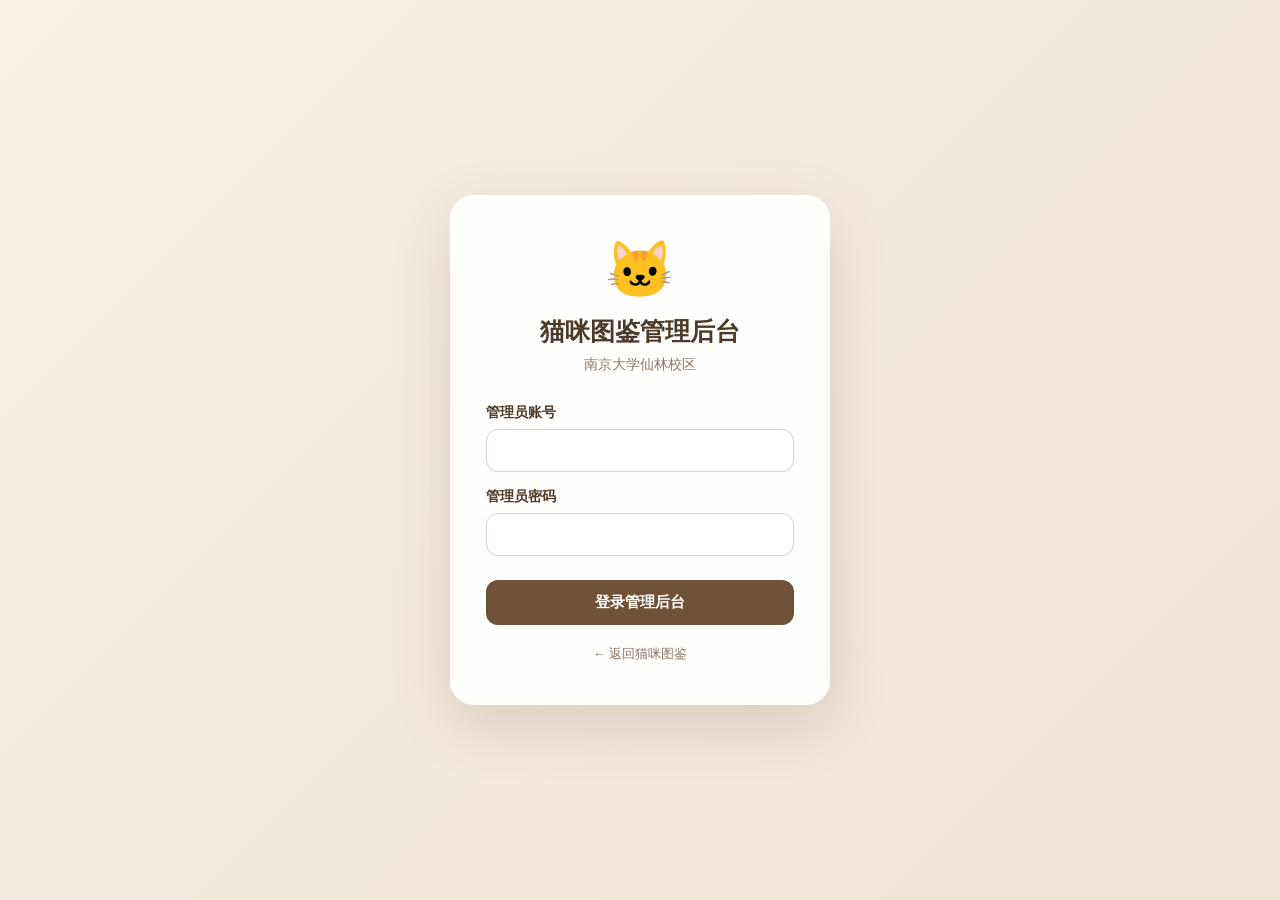
<file: admin_login.html>
<!DOCTYPE html>
<html lang="zh-CN">

<head>

    <meta charset="UTF-8">

    <meta
        name="viewport"
        content="width=device-width, initial-scale=1.0"
    >

    <title>管理员登录 · 南京大学猫咪图鉴</title>

    <style>

        * {
            box-sizing: border-box;
        }

        body {

            margin: 0;

            min-height: 100vh;

            display: flex;

            align-items: center;

            justify-content: center;

            font-family:
                -apple-system,
                BlinkMacSystemFont,
                "Segoe UI",
                "Microsoft YaHei",
                sans-serif;

            background:
                linear-gradient(
                    135deg,
                    #f7f1e8,
                    #efe4d5
                );

            color: #4d3b2a;
        }

        .login-card {

            width: 380px;

            max-width: calc(100% - 40px);

            padding: 42px 36px;

            background: rgba(
                255,
                255,
                255,
                0.94
            );

            border-radius: 24px;

            box-shadow:
                0 20px 60px
                rgba(80, 55, 30, 0.16);

            text-align: center;
        }

        .cat-icon {

            font-size: 56px;

            margin-bottom: 12px;
        }

        h1 {

            margin: 0 0 8px;

            font-size: 25px;
        }

        .subtitle {

            margin-bottom: 30px;

            color: #8b7764;

            font-size: 14px;
        }

        .form-group {

            margin-bottom: 16px;

            text-align: left;
        }

        label {

            display: block;

            margin-bottom: 7px;

            font-size: 14px;

            font-weight: 600;
        }

        input {

            width: 100%;

            padding: 12px 14px;

            border: 1px solid #ded1c1;

            border-radius: 12px;

            font-size: 15px;

            outline: none;

            background: #fff;
        }

        input:focus {

            border-color: #b89570;

            box-shadow:
                0 0 0 3px
                rgba(184, 149, 112, 0.12);
        }

        button {

            width: 100%;

            margin-top: 8px;

            padding: 13px;

            border: none;

            border-radius: 12px;

            background: #6f5138;

            color: white;

            font-size: 15px;

            font-weight: 600;

            cursor: pointer;

            transition: 0.2s;
        }

        button:hover {

            background: #5d422d;

            transform: translateY(-1px);
        }

        .back-link {

            display: block;

            margin-top: 20px;

            color: #8b7764;

            text-decoration: none;

            font-size: 13px;
        }

        .back-link:hover {

            color: #5d422d;
        }

    </style>

</head>

<body>

    <div class="login-card">

        <div class="cat-icon">
            🐱
        </div>

        <h1>
            猫咪图鉴管理后台
        </h1>

        <div class="subtitle">
            南京大学仙林校区
        </div>

        <form
            method="POST"
            action="/admin_login"
        >

            <div class="form-group">

                <label>
                    管理员账号
                </label>

                <input
                    type="text"
                    name="username"
                    required
                    autocomplete="username"
                >

            </div>

            <div class="form-group">

                <label>
                    管理员密码
                </label>

                <input
                    type="password"
                    name="password"
                    required
                    autocomplete="current-password"
                >

            </div>

            <button type="submit">
                登录管理后台
            </button>

        </form>

        <a
            class="back-link"
            href="/"
        >
            ← 返回猫咪图鉴
        </a>

    </div>

</body>

</html>
</file>
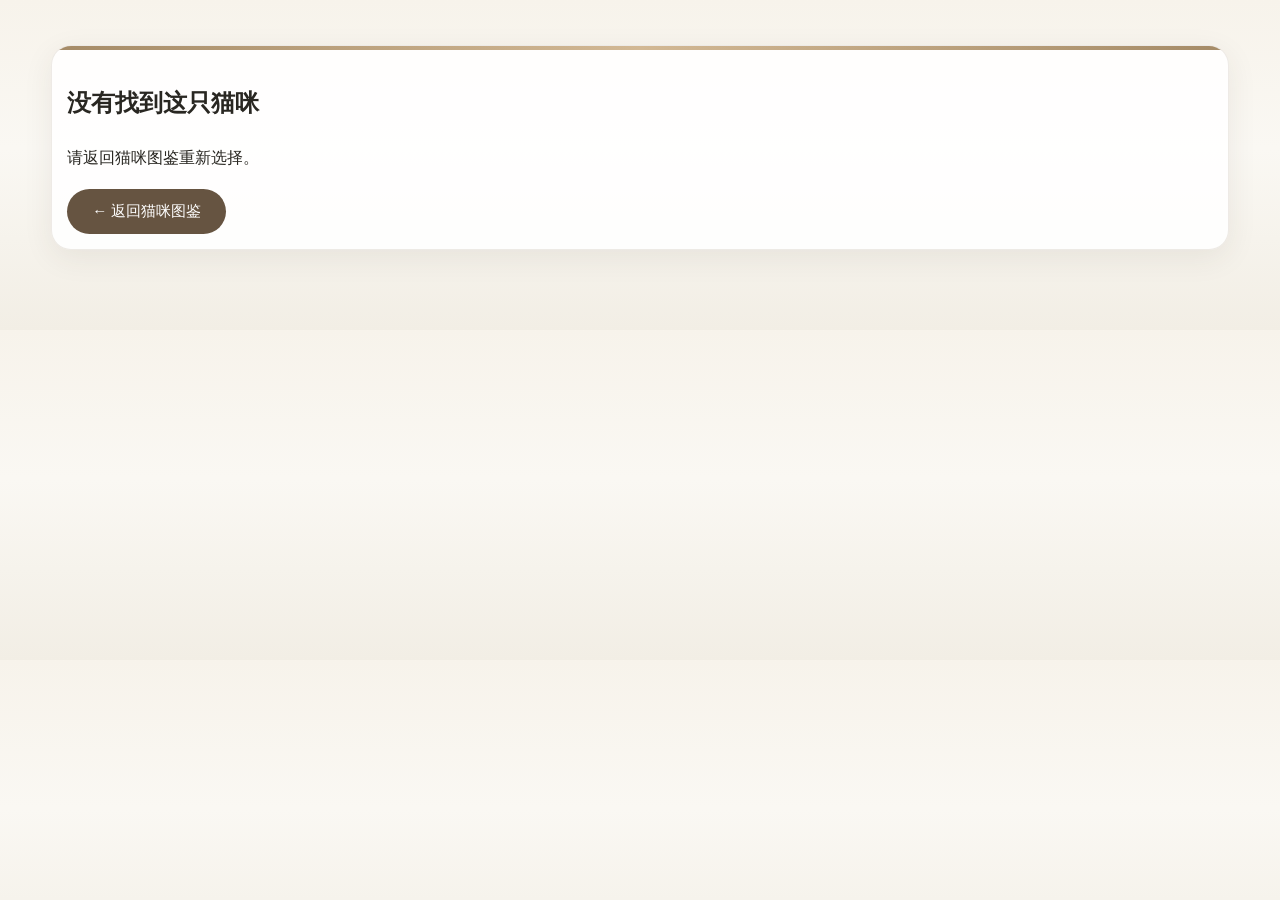
<file: detail.html>
<!DOCTYPE html>

<html lang="zh">

<head>

<meta charset="UTF-8">


<title>
猫咪档案
</title>


<link rel="stylesheet"
href="style.css">


</head>


<body>



<div class="container">


<div id="detail">


</div>


</div>




<script src="detail.js"></script>


</body>


</html>
</file>
<file: style.css>
/* =========================================================
   南大猫苑 · 校园猫咪图鉴
   网站主视觉
   ========================================================= */


/* =========================================================
   全局
   ========================================================= */

* {
    box-sizing: border-box;
}


html {
    scroll-behavior: smooth;
}


body {

    margin: 0;

    font-family:
        "Microsoft YaHei",
        "PingFang SC",
        "Noto Sans SC",
        sans-serif;

    background:
        linear-gradient(
            180deg,
            #f7f3eb 0%,
            #faf8f3 45%,
            #f2eee5 100%
        );

    color: #292722;

    line-height: 1.8;
}


/* =========================================================
   主容器
   ========================================================= */

.container {

    width: 92%;

    max-width: 1200px;

    margin: 0 auto;

    padding: 45px 0 80px;
}


/* =========================================================
   网站标题
   ========================================================= */

h1 {

    margin: 10px 0 0;

    text-align: center;

    font-family:
        "STKaiti",
        "KaiTi",
        "Microsoft YaHei",
        sans-serif;

    font-size: 46px;

    font-weight: 600;

    letter-spacing: 8px;

    color: #302c27;
}


.subtitle {

    margin-top: 5px;

    text-align: center;

    color: #877e72;

    font-size: 16px;

    letter-spacing: 3px;
}


/* =========================================================
   顶部装饰线
   ========================================================= */

.subtitle::after {

    content: "";

    display: block;

    width: 70px;

    height: 2px;

    margin: 18px auto 0;

    background: #a58b67;
}


/* =========================================================
   猫咪数量
   ========================================================= */

.stat {

    margin: 35px auto 25px;

    text-align: center;

    color: #71685d;

    font-size: 17px;
}


.stat span {

    display: inline-block;

    margin: 0 5px;

    font-size: 30px;

    font-weight: bold;

    color: #8c6845;
}


/* =========================================================
   搜索区域
   ========================================================= */

.search-box {

    display: flex;

    justify-content: center;

    align-items: center;

    gap: 10px;

    margin: 30px auto 45px;

    max-width: 650px;
}


.search-box input {

    flex: 1;

    min-width: 0;

    padding: 14px 20px;

    border: 1px solid #d8d0c4;

    border-radius: 30px;

    outline: none;

    background: rgba(255,255,255,0.8);

    color: #333;

    font-size: 16px;

    transition: 0.25s;
}


.search-box input:focus {

    border-color: #9d8060;

    box-shadow:
        0 0 0 4px rgba(157,128,96,0.12);
}


button {

    padding: 13px 25px;

    border: none;

    border-radius: 30px;

    background: #665441;

    color: white;

    font-size: 15px;

    cursor: pointer;

    transition:
        transform 0.2s,
        background 0.2s,
        box-shadow 0.2s;
}


button:hover {

    background: #4e4032;

    transform: translateY(-2px);

    box-shadow:
        0 7px 18px rgba(60,45,30,0.18);
}


/* =========================================================
   猫咪卡片区域
   ========================================================= */

.cat-list {

    display: grid;

    grid-template-columns:
        repeat(
            auto-fit,
            minmax(250px, 1fr)
        );

    gap: 28px;
}


/* =========================================================
   单只猫咪卡片
   ========================================================= */

.cat-card {

    position: relative;

    overflow: hidden;

    background:
        rgba(255,255,255,0.88);

    border:
        1px solid rgba(160,145,125,0.18);

    border-radius: 20px;

    padding: 15px;

    box-shadow:
        0 8px 30px rgba(70,55,40,0.08);

    cursor: pointer;

    transition:
        transform 0.3s ease,
        box-shadow 0.3s ease;
}


.cat-card::before {

    content: "";

    position: absolute;

    top: 0;
    left: 0;

    width: 100%;

    height: 4px;

    background:
        linear-gradient(
            90deg,
            #a58b67,
            #d2b894,
            #a58b67
        );
}


.cat-card:hover {

    transform:
        translateY(-8px);

    box-shadow:
        0 18px 40px rgba(65,50,35,0.16);
}


/* =========================================================
   猫咪照片
   ========================================================= */

.cat-card img {

    display: block;

    width: 100%;

    height: 250px;

    object-fit: cover;

    border-radius: 15px;

    background: #eee8de;

    transition:
        transform 0.4s ease;
}


.cat-card:hover img {

    transform: scale(1.03);
}


/* =========================================================
   猫咪名字
   ========================================================= */

.cat-card h3 {

    margin:
        17px 0 8px;

    text-align: center;

    font-size: 23px;

    font-weight: 600;

    color: #40372e;
}

/* =========================================================
   猫咪卡片标签
   ========================================================= */

.cat-tags {

    display: flex;

    justify-content: center;

    flex-wrap: wrap;

    gap: 8px;

    margin:
        0 0 12px;
}


.cat-tag {

    display: inline-block;

    padding:
        5px 10px;

    border:
        1px solid #d8c9b7;

    border-radius: 14px;

    background:
        #f7f2ea;

    color:
        #6d5d4c;

    font-size:
        12px;

    line-height:
        1.4;
}


/* =========================================================
   猫咪活动区域
   ========================================================= */

.cat-card-area {

    margin:
        8px 0;

    padding:
        8px 12px;

    border-radius:
        10px;

    background:
        #f3ede4;

    color:
        #766655;

    font-size:
        13px;

    text-align:
        center;
}


/* =========================================================
   猫咪常见行为
   ========================================================= */

.cat-card-behavior {

    margin:
        12px 2px 0;

    padding:
        10px 12px;

    border-left:
        3px solid #c4a77d;

    background:
        rgba(247, 242, 234, 0.65);

    color:
        #625548;

    font-size:
        13px;

    line-height:
        1.7;

    text-align:
        left;
}


/* =========================================================
   查看完整档案
   ========================================================= */

.cat-card-more {

    margin-top:
        14px;

    padding-top:
        10px;

    border-top:
        1px solid #e5dbcf;

    color:
        #8a7359;

    font-size:
        12px;

    text-align:
        center;

    letter-spacing:
        1px;
}


/* =========================================================
   猫咪基本信息
   ========================================================= */

.info {

    padding:
        4px 8px 10px;

    color: #6e665d;

    font-size: 14px;
}


.info p {

    margin:
        5px 0;
}


/* =========================================================
   搜索结果
   ========================================================= */

#result {

    margin-top: 45px;
}


/* =========================================================
   记录卡片
   ========================================================= */

.record {

    margin-top: 20px;

    padding: 25px;

    background:
        rgba(255,255,255,0.9);

    border:
        1px solid rgba(160,145,125,0.16);

    border-radius: 18px;

    box-shadow:
        0 8px 30px rgba(70,55,40,0.07);
}


.record h2 {

    margin-top: 0;

    color: #4a3e31;

    font-family:
        "STKaiti",
        "KaiTi",
        "Microsoft YaHei",
        sans-serif;

    letter-spacing: 2px;
}


.record p {

    margin:
        8px 0;

    color: #5f584f;
}


.record b {

    color: #413a33;
}


/* =========================================================
   猫咪详情照片
   ========================================================= */

.record > img {

    box-shadow:
        0 8px 25px rgba(50,40,30,0.12);
}


/* =========================================================
   《猫苑》区域
   ========================================================= */

.maoyuan-record {

    position: relative;

    margin-top: 18px;

    padding:
        22px 25px;

    background:
        linear-gradient(
            135deg,
            #fffdf8,
            #f7f0e4
        );

    border-left:
        4px solid #a58b67;
}


.maoyuan-record::before {

    content: "📖";

    position: absolute;

    top: 18px;

    right: 22px;

    font-size: 20px;

    opacity: 0.7;
}


/* =========================================================
   《猫苑》原文
   ========================================================= */

.maoyuan-text {

    margin-top: 10px;

    padding:
        18px 20px;

    background:
        rgba(255,255,255,0.72);

    border-radius: 12px;

    color: #4d463e;

    font-family:
        "STKaiti",
        "KaiTi",
        "FangSong",
        "Microsoft YaHei",
        serif;

    font-size: 17px;

    line-height: 2;

    letter-spacing: 1px;

    border:
        1px solid rgba(150,130,100,0.12);
}


/* =========================================================
   关键词
   ========================================================= */

.keyword {

    color: #956b3f;

    font-weight: bold;
}


/* =========================================================
   分数
   ========================================================= */

.score {

    color: #8d6843;

    font-weight: bold;
}


/* =========================================================
   手机端
   ========================================================= */

@media (max-width: 700px) {


    .container {

        width: 94%;

        padding-top: 25px;
    }


    h1 {

        font-size: 34px;

        letter-spacing: 5px;
    }


    .subtitle {

        font-size: 14px;

        letter-spacing: 2px;
    }


    .search-box {

        flex-direction: column;

        width: 100%;
    }


    .search-box input {

        width: 100%;
    }


    button {

        width: 100%;
    }


    .cat-list {

        grid-template-columns:
            1fr;

        gap: 20px;
    }


    .cat-card img {

        height: 260px;
    }


    .record {

        padding: 18px;
    }


    .maoyuan-text {

        font-size: 16px;

        padding: 15px;

        line-height: 1.9;
    }

}
/* =========================================================
   活动区域筛选
   ========================================================= */

.area-filter {

    margin: 10px auto 40px;

    text-align: center;

}


.area-title {

    margin-bottom: 16px;

    color: #766c60;

    font-size: 16px;

    letter-spacing: 2px;

}


.area-buttons {

    display: flex;

    justify-content: center;

    flex-wrap: wrap;

    gap: 10px;

}


.area-button {

    width: auto;

    padding: 8px 18px;

    border: 1px solid #d2c4b1;

    border-radius: 20px;

    background: rgba(255,255,255,0.75);

    color: #66594b;

    font-size: 14px;

    cursor: pointer;

    box-shadow: none;

    transition:
        all 0.2s ease;
}


.area-button:hover {

    background: #eee5d8;

    color: #4e4032;

    transform: translateY(-1px);

    box-shadow: none;

}


.area-button.active {

    background: #665441;

    border-color: #665441;

    color: white;

}

/* 猫咪标签 */

.cat-tags {
    display: flex;
    justify-content: center;
    flex-wrap: wrap;
    gap: 10px;
    margin: 20px 0 25px;
}

.cat-tag {
    display: inline-block;
    padding: 7px 16px;
    border: 1px solid #d2c4b1;
    border-radius: 20px;
    background: #f7f1e8;
    color: #665441;
    font-size: 14px;
    letter-spacing: 1px;
    box-shadow: 0 2px 6px rgba(90, 70, 50, 0.08);
}

/* 校园地图 */

.campus-map-section {
    width: 100%;
    max-width: 1100px;
    margin: 30px auto 50px;
    text-align: center;
}

.campus-map-wrapper {
    position: relative;

    width: 100%;

    overflow: visible;

    border-radius: 16px;

    background: #f5f0e8;

    padding: 12px;

    box-sizing: border-box;

    box-shadow:
        0 8px 24px
        rgba(80, 60, 40, 0.12);
}

.campus-map {
    display: block;
    width: 100%;
    height: auto;
    border-radius: 10px;
}

/* =========================
   校园地图猫咪标记
   ========================= */


.map-markers {
    position: absolute;
    inset: 0;
    pointer-events: none;
}

/* =========================
   校园地图猫咪标记
========================= */

.map-cat-marker {
    position: absolute;

    transform: translate(-50%, -100%);

    min-width: 54px;

    padding: 6px 10px;

    border: 1px solid #b8a58d;
    border-radius: 18px;

    background: rgba(255, 250, 242, 0.96);

    color: #4e4032;

    font-size: 13px;
    font-weight: bold;

    box-shadow:
        0 4px 12px
        rgba(60, 40, 20, 0.20);

    cursor: pointer;

    pointer-events: auto;

    white-space: nowrap;

    text-align: center;

    transition:
        transform 0.2s ease,
        box-shadow 0.2s ease;
}

/* =========================
   地图猫咪悬停信息卡
========================= */

.map-cat-info {
    display: none;

    position: absolute;

    left: 50%;
    bottom: calc(100% + 10px);

    transform: translateX(-50%);

    min-width: 180px;

    padding: 14px 16px;

    border: 1px solid #cdbda8;
    border-radius: 12px;

    background: rgba(255, 250, 242, 0.98);

    color: #5b4d3e;

    font-size: 13px;
    font-weight: normal;

    line-height: 1.8;

    text-align: left;

    white-space: normal;

    box-shadow:
        0 8px 24px
        rgba(70, 50, 30, 0.20);

    z-index: 100;
}


/* 鼠标放到猫咪标记上时显示 */

.map-cat-marker:hover .map-cat-info,
.map-cat-marker.map-cat-hover .map-cat-info {

    display: block;
}


/* 信息卡底部小三角 */

.map-cat-info::after {

    content: "";

    position: absolute;

    left: 50%;
    bottom: -7px;

    width: 12px;
    height: 12px;

    background: rgba(255, 250, 242, 0.98);

    border-right: 1px solid #cdbda8;
    border-bottom: 1px solid #cdbda8;

    transform:
        translateX(-50%)
        rotate(45deg);
}


/* “点击查看档案”提示 */

.map-cat-hint {

    margin-top: 8px;
    padding-top: 7px;

    border-top: 1px solid #e3d8ca;

    color: #8a7660;

    font-size: 12px;

    text-align: center;
}


/* 猫咪图标 */

.map-cat-icon {
    font-size: 22px;
    line-height: 22px;
}


/* 猫咪名字 */

.map-cat-name {
    margin-top: 2px;

    font-size: 12px;

    letter-spacing: 1px;
}


/* 鼠标悬停 */

.map-cat-marker:hover,
.map-cat-marker.map-cat-hover {

    transform:
        translate(-50%, -100%)
        scale(1.08);

    box-shadow:
        0 7px 18px
        rgba(60, 40, 20, 0.28);
}

/* ============================================================
   地图标准地点标签
   ============================================================ */

.map-standard-place {
    position: absolute;

    transform:
        translate(-50%, -50%);

    z-index: 5;

    display: flex;
    align-items: center;
    gap: 6px;

    padding: 5px 10px 5px 7px;

    background: rgba(255, 255, 255, 0.92);

    border: 1px solid
        rgba(120, 95, 65, 0.22);

    border-radius: 999px;

    box-shadow:
        0 3px 10px
        rgba(70, 50, 30, 0.18);

    backdrop-filter: blur(4px);

    pointer-events: none;

    white-space: nowrap;

    font-size: 12px;

    color: #5b4634;

    transition:
        transform 0.2s ease,
        box-shadow 0.2s ease;
}

/* ============================================================
   地图标准地点中心定位效果
   ============================================================ */

.map-standard-place::before {
    content: "";

    position: absolute;

    left: 50%;
    top: 50%;

    width: 42px;
    height: 42px;

    transform: translate(-50%, -50%);

    border-radius: 50%;

    border: 1px solid
        rgba(150, 115, 75, 0.22);

    box-shadow:
        0 0 0 7px
        rgba(150, 115, 75, 0.06);

    z-index: -1;
}

.map-standard-place::after {
    content: "";

    position: absolute;

    left: 50%;
    top: 50%;

    width: 6px;
    height: 6px;

    transform: translate(-50%, -50%);

    border-radius: 50%;

    background: rgba(150, 115, 75, 0.28);

    box-shadow:
        0 0 0 4px
        rgba(150, 115, 75, 0.08);

    animation:
        mapPlacePulse 2.8s
        ease-out
        infinite;
}


@keyframes mapPlacePulse {

    0% {
        opacity: 0.25;
        transform:
            translate(-50%, -50%)
            scale(0.8);
    }

    50% {
        opacity: 0.55;
    }

    100% {
        opacity: 0;
        transform:
            translate(-50%, -50%)
            scale(1.5);
    }

}


/* 地点图标 */

.map-standard-dot {
    width: 22px;
    height: 22px;

    display: flex;
    align-items: center;
    justify-content: center;

    border-radius: 50%;

    background: #f3e4d0;

    font-size: 13px;

    box-shadow:
        inset 0 0 0 1px
        rgba(120, 90, 60, 0.12);
}


/* 地点名称 */

.map-standard-name {
    font-weight: 600;

    letter-spacing: 0.3px;

    line-height: 1.2;
}

/* ============================================================
   首页地图 / 猫咪图鉴视图切换
   ============================================================ */

.map-view-hidden {
    display: none !important;
}

/* ============================================================
   猫咪图鉴 / 地图切换按钮居中
   ============================================================ */

.view-switch {
    display: flex;
    justify-content: center;
    align-items: center;
    gap: 12px;

    width: 100%;
    margin: 24px auto;
}
</file>
